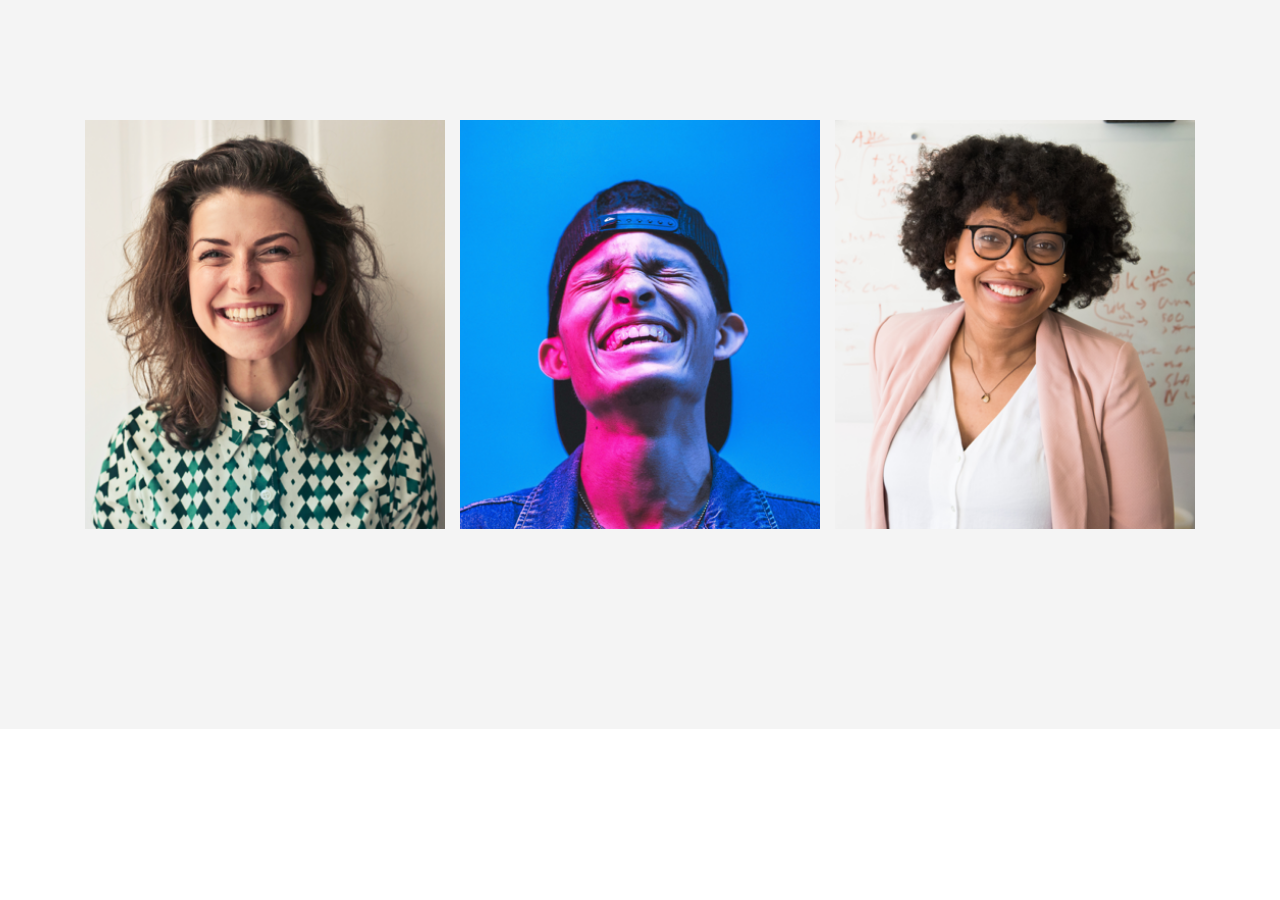
<file: index.htm>
<!DOCTYPE html>
<html lang="en">
<head>
    <meta charset="UTF-8">
    <meta name="viewport" content="width=device-width, initial-scale=1.0">
    <meta http-equiv="X-UA-Compatible" content="ie=edge">
    <title>JoomShaper</title>
    <link rel="stylesheet" href="https://use.fontawesome.com/releases/v5.8.1/css/all.css" integrity="sha384-50oBUHEmvpQ+1lW4y57PTFmhCaXp0ML5d60M1M7uH2+nqUivzIebhndOJK28anvf" crossorigin="anonymous">
    <link rel="stylesheet" href="https://maxcdn.bootstrapcdn.com/bootstrap/4.0.0/css/bootstrap.min.css" integrity="sha384-Gn5384xqQ1aoWXA+058RXPxPg6fy4IWvTNh0E263XmFcJlSAwiGgFAW/dAiS6JXm" crossorigin="anonymous">
    <link rel="stylesheet" href="css/style.css">
</head>
<body>


    <!-- team carousel section -->
    <section id="team-carousel-seciton" class="section-padding clearfix">
        <div class="container">
            <div class="slider">
                <div class="slides">
                    <div class="team-single">
                        <img src="images/person1.png" alt="person1">
                        <div class="team-single-text">
                            <p>Yi Chun-Hwa</p>
                            <span>Business Developer</span>
                        </div>
                    </div>
                    <div class="team-single">
                        <img src="images/person2.png" alt="person1">
                        <div class="team-single-text">
                            <p>Yi Chun-Hwa</p>
                            <span>Business Developer</span>
                        </div>
                    </div>
                    <div class="team-single">
                        <img src="images/person3.png" alt="person1">
                        <div class="team-single-text">
                            <p>Yi Chun-Hwa</p>
                            <span>Business Developer</span>
                        </div>
                    </div>
                    <div class="team-single">
                        <img src="images/person4.jpg" alt="person1">
                        <div class="team-single-text">
                            <p>Yi Chun-Hwa</p>
                            <span>Business Developer</span>
                        </div>
                    </div>
                    <div class="team-single">
                        <img src="images/person5.jpg" alt="person1">
                        <div class="team-single-text">
                            <p>Yi Chun-Hwa</p>
                            <span>Business Developer</span>
                        </div>
                    </div>                    
                    <div class="team-single">
                        <img src="images/person6.jpg" alt="person1">
                        <div class="team-single-text">
                            <p>Yi Chun-Hwa</p>
                            <span>Business Developer</span>
                        </div>
                    </div>                    
                </div>
            </div>
        </div>
    </section>    
    
    <script src="js/jquery-3.3.1.min.js"></script>
    <script src="js/bootstrap.min.js"></script>
    <script src="js/script.js"></script>

</body>
</html>
</file>
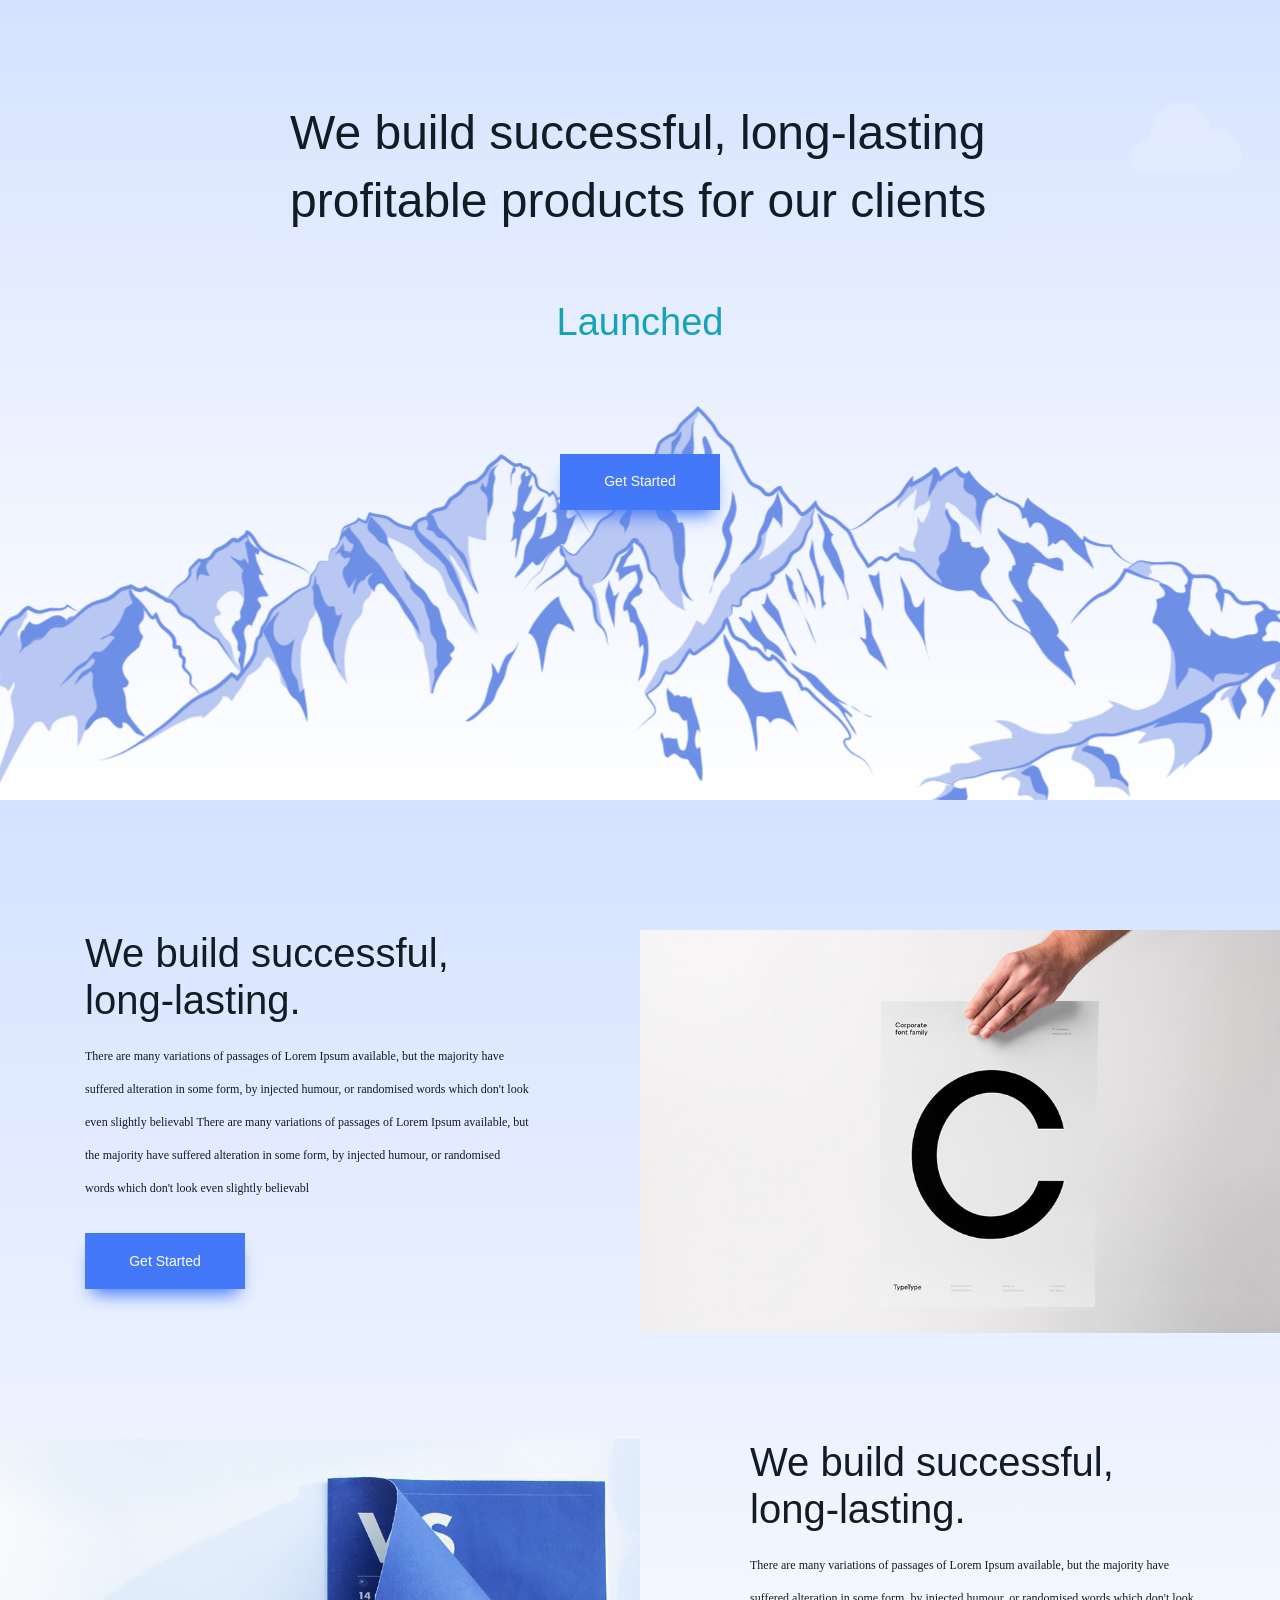
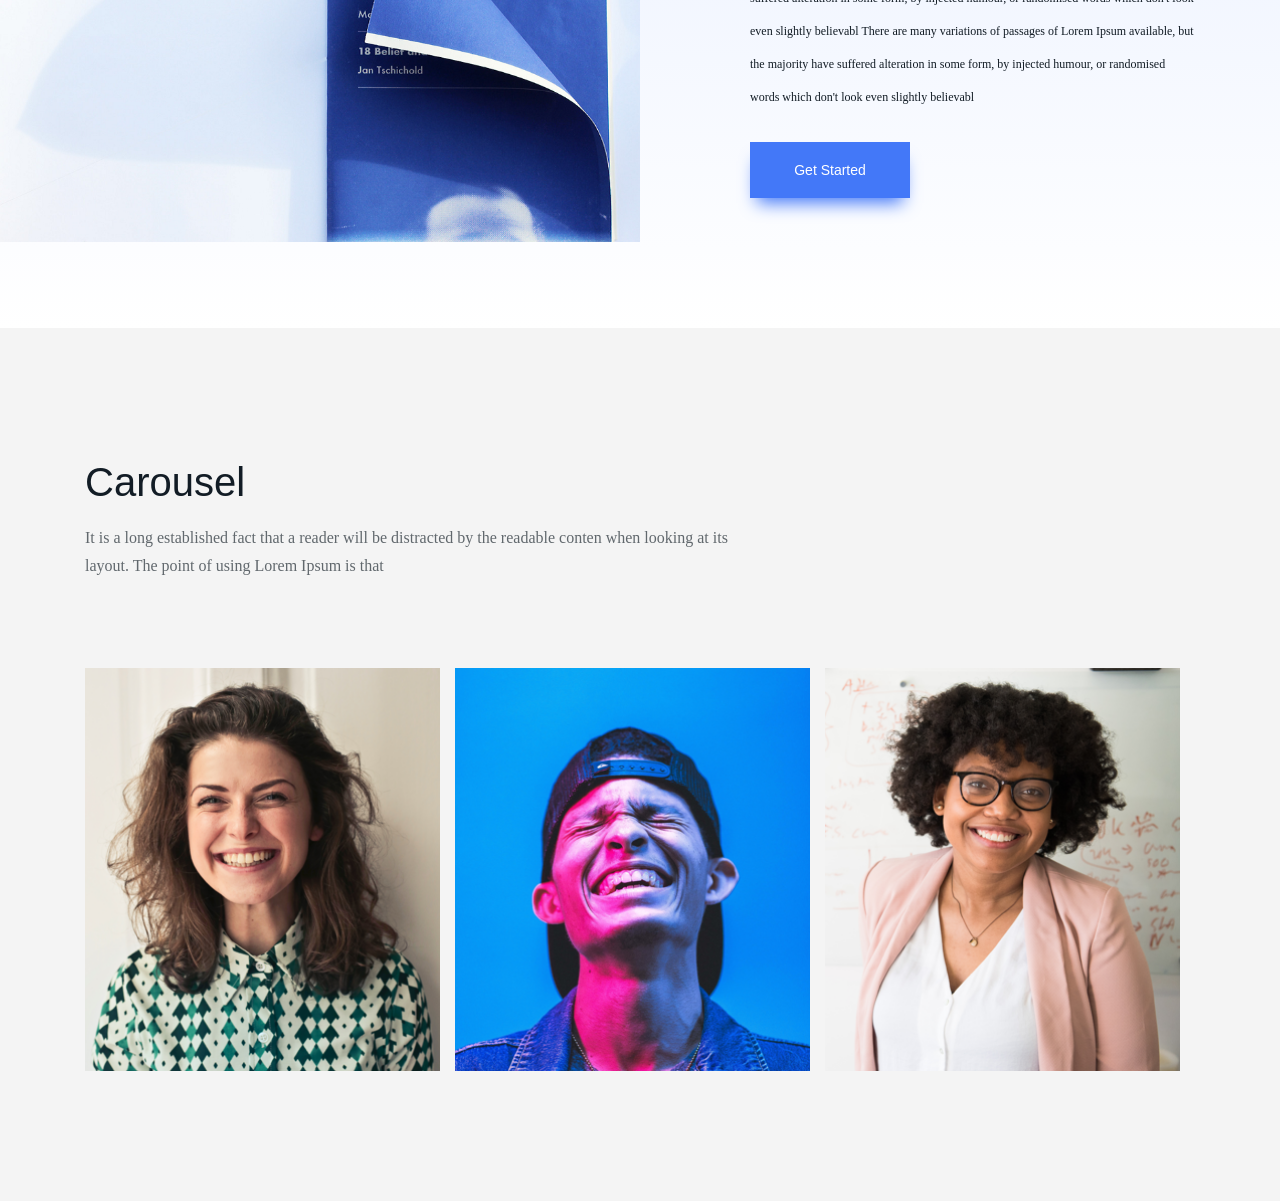
<file: nuralam/index.htm>
<!DOCTYPE html>
<html lang="en">
<head>
    <meta charset="UTF-8">
    <meta name="viewport" content="width=device-width, initial-scale=1.0">
    <meta http-equiv="X-UA-Compatible" content="ie=edge">
    <title>JoomShaper</title>
    <link rel="stylesheet" href="https://use.fontawesome.com/releases/v5.8.1/css/all.css" integrity="sha384-50oBUHEmvpQ+1lW4y57PTFmhCaXp0ML5d60M1M7uH2+nqUivzIebhndOJK28anvf" crossorigin="anonymous">
    <link rel="stylesheet" href="https://maxcdn.bootstrapcdn.com/bootstrap/4.0.0/css/bootstrap.min.css" integrity="sha384-Gn5384xqQ1aoWXA+058RXPxPg6fy4IWvTNh0E263XmFcJlSAwiGgFAW/dAiS6JXm" crossorigin="anonymous">
    <link rel="stylesheet" type="text/css" href="css/owl.carousel.min.css"/>
    <link rel="stylesheet" href="css/owl.theme.default.css">
    <link rel="stylesheet" href="css/style.css">
</head>
<body>
    
    <!-- count-down-time -->
    <section id="count-down-time">
            <div class="bgimg">
            </div>
            <div class="cloud-1"></div>
            <div class="cloud-2"></div>
            <div class="cloud-3"></div>
            <div class="cloud-4"></div>
            <div class="cloud-5"></div>
        <div class="container">
            <div class="row">
                <div class="col-md-12">
                    <div class="count-down-text">
                        <div class="text">
                            <h2>We build successful, long-lasting profitable products for our clients</h2>
                        </div>                   
                    </div>
                </div>
                <div class="col-md-12">
                    <div class="row justify-content-center">
                        <div class="count-down">
                            <div class="hours">
                                <p>000</p>
                                <span>Hours</span>
                            </div>
                            <div class="minutes">
                                <p>000</p>
                                <span>Minutes</span>
                            </div>
                            <div class="seconds">
                                <p>000</p>
                                <span>Seconds</span>
                            </div>
                        </div>                        
                    </div>
                </div>
                <div class="col-md-12">
                    <div class="count-down-button justify-content-center">
                        <div class="btn-inner">
                            <button class="btn btn-joom">Get Started <span><i class="fas fa-arrow-right"></i></span></button>
                        </div>                        
                    </div>
                </div>
                
            </div>
        </div>
    </section>


    <!-- feature one section -->
    <section id="feature-one" class="section-padding clearfix">
        <div class="f-one">
            <div class="container container-mobile">
                <div class="col-md-12">
                    <div class="row">
                        <div class="col-md-12 col-sm-12 col-">
                            <div class="feature-one-mobile-img">
                                <img src="images/feature1.jpg" alt="feature one image">
                            </div>
                        </div>
                        <div class="col-md-12 col-sm-12 col-">
                            <div class="feature-one-text">
                                    <h2>We build successful,
                                            long-lasting.</h2>
                                    <p>
                                            There are many variations of passages of Lorem Ipsum available, but the majority have suffered alteration in some form, by injected humour, or randomised words which don't look even slightly believabl
                                            There are many variations of passages of Lorem Ipsum available, but the majority have suffered alteration in some form, by injected humour, or randomised words which don't look even slightly believabl
                                    </p>
                                    <div class="btn-inner">
                                            <button class="btn btn-joom">Get Started <span><i class="fas fa-arrow-right"></i></span></button>
                                    </div>   
                            </div>
                        </div>
                    </div>
                </div>
            </div>
            <div class="container-fluid container-desktop">
                <div class="feature-one-img">
                    <img src="images/feature1.jpg" alt="feature one image">
                </div>
                <div class="container">
                    <div class="row">
                        <div class="col-md-5">
                            <div class="feature-one-text">
                                    <h2>We build successful,
                                            long-lasting.</h2>
                                    <p>
                                            There are many variations of passages of Lorem Ipsum available, but the majority have suffered alteration in some form, by injected humour, or randomised words which don't look even slightly believabl
                                            There are many variations of passages of Lorem Ipsum available, but the majority have suffered alteration in some form, by injected humour, or randomised words which don't look even slightly believabl
                                    </p>
                                    <div class="btn-inner">
                                        <button class="btn btn-joom">Get Started <span><i class="fas fa-arrow-right"></i></span></button>
                                    </div>   
                            </div>
                        </div>
                    </div>
                </div>
            </div>
        </div>
        <div class="f-two">
            <div class="container container-mobile">
                <div class="col-md-12">
                    <div class="row">
                        <div class="col-md-12 col-sm-12 col-">
                            <div class="feature-two-mobile-img">
                                <img src="images/feature2.png" alt="feature two image">
                            </div>
                        </div>
                        <div class="col-md-12 col-sm-12 col-">
                            <div class="feature-two-text">
                                    <h2>We build successful,
                                            long-lasting.</h2>
                                    <p>
                                            There are many variations of passages of Lorem Ipsum available, but the majority have suffered alteration in some form, by injected humour, or randomised words which don't look even slightly believabl
                                            There are many variations of passages of Lorem Ipsum available, but the majority have suffered alteration in some form, by injected humour, or randomised words which don't look even slightly believabl
                                    </p>
                                    <div class="btn-inner">
                                        <button class="btn btn-joom">Get Started <span><i class="fas fa-arrow-right"></i></span></button>
                                    </div>   
                            </div>
                        </div>
                    </div>
                </div>
            </div>
            <div class="container-fluid container-desktop">
                <div class="feature-two-img">
                    <img src="images/feature2.png" alt="feature two image">
                </div>
                <div class="container">
                    <div class="row">
                        <div class="col-md-5 offset-md-7">
                            <div class="feature-two-text">
                                    <h2>We build successful,
                                            long-lasting.</h2>
                                    <p>
                                            There are many variations of passages of Lorem Ipsum available, but the majority have suffered alteration in some form, by injected humour, or randomised words which don't look even slightly believabl
                                            There are many variations of passages of Lorem Ipsum available, but the majority have suffered alteration in some form, by injected humour, or randomised words which don't look even slightly believabl
                                    </p>
                                    <div class="btn-inner">
                                        <button class="btn btn-joom">Get Started <span><i class="fas fa-arrow-right"></i></span></button>
                                    </div>   
                            </div>
                        </div>
                    </div>
                </div>
            </div>
        </div>    
    </section> <!-- end feature one section -->


    <!-- team carousel section -->
    <section id="team-carousel-seciton" class="section-padding clearfix">
        <div class="container">
            <div class="col-md-12">
                <div class="row">
                    <div class="section-title">
                        <h1>Carousel</h1>
                        <p>
                            It is a long established fact that a reader will be distracted by the readable conten
                            when looking at its layout. The point of using Lorem Ipsum is that
                        </p>
                    </div>
                </div>
            </div>
            <div class="slider-active owl-carousel">
                <div class="team-single">
                    <img src="images/person1.png" alt="person1">
                    <div class="team-single-text">
                        <p>Yi Chun-Hwa</p>
                        <span>Business Developer</span>
                    </div>
                </div>
                <div class="team-single">
                    <img src="images/person2.png" alt="person1">
                    <div class="team-single-text">
                        <p>Yi Chun-Hwa</p>
                        <span>Business Developer</span>
                    </div>
                </div>
                <div class="team-single">
                    <img src="images/person3.png" alt="person1">
                    <div class="team-single-text">
                        <p>Yi Chun-Hwa</p>
                        <span>Business Developer</span>
                    </div>
                </div>
            </div>
        </div>
    </section>    
    
    <script src="js/jquery-3.3.1.min.js"></script>
    <script src="js/bootstrap.min.js"></script>
    <script type="text/javascript" src="js/owl.carousel.min.js"></script>
    <script src="js/script.js"></script>

</body>
</html>
</file>
<file: css/style.css>
html,body{
  font-family: Helvetica;
  color: #121C25;
  margin: 0px;
  padding: 0px;
}

p{
  font-family: Roboto-Regular;
  font-size: 16px !important;
}

h1{
  font-size: 60px;
}
h2{
  font-size: 48px;
}
h3{
  font-size: 38px;
}
h4{
  font-size: 28px;
}
h5{
  font-size: 22px;
}
h6{
  font-size: 16px;
}

.section-padding{
  padding-top:120px;
  padding-bottom:200px;
}


/* team-carousel section */
#team-carousel-seciton{
  background: #F4F4F4;
}
.owl-nav {
  display: none;
}
.section-title{}
.section-title>h1{
  font-size: 40px;
  color: #121C25;
  letter-spacing: 0;
  margin-bottom: 18px;
}
.section-title>p{
  max-width: 660px;
  color: #61686D;
  letter-spacing: 0;
  line-height: 28px;
  margin-bottom: 88px;
  font-size: 14px;
}
.slider{
    overflow: hidden;
}
.slides{
    display: block;
}
.team-single {
  float: left;
  width: 360px;
  position: relative;
  overflow: hidden;
  margin-right: 15px !important;
  display: inline;
}
.team-single>img{
  width: 100%;
  -webkit-transition: all 0.5s;
  transition: all 0.5s;
}
.team-single:hover .team-single-text{
  bottom: 0px;
}
.team-single>img:hover{
  -webkit-transform: scale(1.5);
  transform: scale(1.5);
  -webkit-filter: blur(2px);
          filter: blur(2px);
} 
.team-single-text {
  position: absolute;
  width: 100%;
  bottom:-999px;
  background: #fff;
  opacity: 0.9;
  padding: 25px;
  -webkit-transition: all 0.5s;
  transition: all 0.5s;
}
.team-single-text>span {
  font-family: Roboto-Regular;
  font-size: 14px;
  color: #7B7B7B;
  letter-spacing: 0;
}
.team-single-text>p {
  font-family: Helvetica;
  font-size: 18px;
  color: #121C25;
  letter-spacing: 0;
}
</file>
<file: nuralam/css/style.css>
html,
body {
	font-family: Helvetica;
	color: #121C25;
	margin: 0px;
	padding: 0px;
}

p {
	font-family: Roboto-Regular;
	font-size: 16px !important;
}

h1 {
	font-size: 60px;
}

h2 {
	font-size: 48px;
}

h3 {
	font-size: 38px;
}

h4 {
	font-size: 28px;
}

h5 {
	font-size: 22px;
}

h6 {
	font-size: 16px;
}

.section-padding {
	padding-top: 120px;
	padding-bottom: 200px;
}


/*  count down section     */

#count-down-time {
	height: 800px;
	background-image: -webkit-gradient(linear, left top, left bottom, from(#D5E2FF), to(#FFFFFF));
	background-image: linear-gradient(-180deg, #D5E2FF 0%, #FFFFFF 100%);
	position: relative;
	overflow: hidden;
}

.bgimg {
	position: absolute;
	width: 100%;
	height: 100%;
	background-image: url(../images/hill.png);
	background-repeat: no-repeat;
	background-position: center 127%;
}

.count-down-text {
	margin: 99px 0px 65px 0px;
}

.count-down-text>.text {
	max-width: 700px;
	margin: 0 auto;
}

.count-down-text>.text>h2 {
	font-weight: 500;
	margin: 0 auto;
	line-height: 68px;
}

.count-down {
	width: 70%;
	display: -webkit-box;
	display: -ms-flexbox;
	display: flex;
	-webkit-box-pack: center;
	-ms-flex-pack: center;
	justify-content: center;
	margin: 0px 0px 100px 0px;
}

.hours>span,
.minutes>span,
.seconds>span {
	font-size: 25px !important;
	font-weight: 500;
}

.hours>p,
.minutes>p,
.seconds>p {
	font-weight: bold;
	font-size: 36px !important;
}

.hours {
	-webkit-box-flex: 3;
	-ms-flex: 3;
	flex: 3;
	text-align: center;
}

.minutes {
	-webkit-box-flex: 3;
	-ms-flex: 3;
	flex: 3;
	text-align: center;
}

.seconds {
	-webkit-box-flex: 3;
	-ms-flex: 3;
	flex: 3;
	text-align: center;
}

.count-down-button {
	display: -webkit-box;
	display: -ms-flexbox;
	display: flex;
}

.btn-inner {
	widows: 160px;
	height: 56px;
	position: relative;
}

.count-down-button>.btn-inner>button {}

.btn-joom {
	font-size: 14px;
	font-weight: 500;
	width: 160px;
	height: 56px;
	color: #FFFFFF;
	letter-spacing: 0;
	text-align: center;
	border-radius: 0px;
	background: #4378F8;
	-webkit-box-shadow: 0 12px 17px -7px #4378F8;
	box-shadow: 0 12px 17px -7px #4378F8;
	-webkit-transition: all 0.5s;
	transition: all 0.5s;
}

.fa-arrow-right {
	margin: 0px 0px 0px 0px;
	display: none;
}

.btn-joom:hover .fa-arrow-right {
	margin: 0px 0px 0px 10px;
	display: inline;
}


/*  count down section     */

.cloud-1 {
	position: absolute;
	width: 112px;
	height: 66px;
	right: 3%;
	top: 3%;
	opacity: 0;
	background-image: url(../images/cloud-3.png);
	background-repeat: no-repeat;
	background-size: cover;
	-webkit-animation: moveclouds-cloud-1 25s linear 0.15s infinite;
	animation: moveclouds-cloud-1 25s linear 0.15s infinite;
}

@-webkit-keyframes moveclouds-cloud-1 {
	0% {
		opacity: 0.8;
		right: 20%;
	}
	100% {
		opacity: 1;
		right: 100%;
	}
}

@keyframes moveclouds-cloud-1 {
	0% {
		opacity: 0.8;
		right: 20%;
	}
	100% {
		opacity: 1;
		right: 100%;
	}
}

.cloud-2 {
	position: absolute;
	width: 112px;
	height: 66px;
	right: 3%;
	top: 13%;
	opacity: 1;
	background-image: url(../images/cloud-2.png);
	background-repeat: no-repeat;
	background-size: cover;
	-webkit-animation: moveclouds-cloud-2 35s linear infinite;
	animation: moveclouds-cloud-2 35s linear infinite;
}

@-webkit-keyframes moveclouds-cloud-2 {
	0% {
		opacity: 0.8;
		right: 3%;
	}
	100% {
		opacity: 1;
		right: 100%;
	}
}

@keyframes moveclouds-cloud-2 {
	0% {
		opacity: 0.8;
		right: 3%;
	}
	100% {
		opacity: 1;
		right: 100%;
	}
}

.cloud-3 {
	position: absolute;
	width: 112px;
	height: 66px;
	right: 75%;
	top: 22%;
	opacity: 0;
	background-image: url(../images/cloud-3.png);
	background-repeat: no-repeat;
	background-size: cover;
	-webkit-animation: moveclouds-cloud-3 15s linear infinite;
	animation: moveclouds-cloud-3 15s linear infinite;
}

@-webkit-keyframes moveclouds-cloud-3 {
	0% {
		opacity: 0.8;
		right: 75%;
	}
	100% {
		opacity: 1;
		right: 100%;
	}
}

@keyframes moveclouds-cloud-3 {
	0% {
		opacity: 0.8;
		right: 75%;
	}
	100% {
		opacity: 1;
		right: 100%;
	}
}

.cloud-4 {
	position: absolute;
	width: 76px;
	height: 43px;
	right: 8%;
	top: 31%;
	opacity: 0;
	background-image: url(../images/cloud-4.png);
	background-repeat: no-repeat;
	background-size: cover;
	-webkit-animation: moveclouds-cloud-4 42s linear 15s infinite;
	animation: moveclouds-cloud-4 42s linear 15s infinite;
}

@-webkit-keyframes moveclouds-cloud-4 {
	0% {
		opacity: 0.9;
		right: 20%;
	}
	100% {
		opacity: 1;
		right: 100%;
	}
}

@keyframes moveclouds-cloud-4 {
	0% {
		opacity: 0.9;
		right: 20%;
	}
	100% {
		opacity: 1;
		right: 100%;
	}
}

.cloud-5 {
	position: absolute;
	width: 112px;
	height: 66px;
	right: 500px;
	top: 40%;
	opacity: 0;
	background-image: url(../images/cloud-5.png);
	background-repeat: no-repeat;
	background-size: cover;
	-webkit-animation: moveclouds-cloud-5 45s linear 20s infinite;
	animation: moveclouds-cloud-5 45s linear 20s infinite;
}

@-webkit-keyframes moveclouds-cloud-5 {
	0% {
		opacity: 0.9;
		right: 20%;
	}
	100% {
		opacity: 1;
		right: 100%;
	}
}

@keyframes moveclouds-cloud-5 {
	0% {
		opacity: 0.9;
		right: 20%;
	}
	100% {
		opacity: 1;
		right: 100%;
	}
}


/* feature one */

#feature-one {
	background-image: -webkit-gradient(linear, left top, left bottom, from(#D5E2FF), to(#FFFFFF));
	background-image: linear-gradient(-180deg, #D5E2FF 0%, #FFFFFF 100%);
}

#feature-one>.container {
	width: 100%;
	position: relative;
}

.feature-one-text {}

.feature-one-img {
	position: absolute;
	width: 50%;
	right: 0px;
	padding-bottom: 100px;
}

.feature-one-text>h2 {
	font-size: 34px;
	color: #121C25;
	letter-spacing: 0;
	line-height: 55px;
	width: 365px;
	padding-bottom: 20px;
}

.feature-one-text>p {
	font-size: 14px !important;
	color: #121C25;
	letter-spacing: 0;
	line-height: 30px;
}

.feature-one-img>img {
	width: 100%;
	height: 100%;
}


/* feature two */

#feature-two {
	background-image: -webkit-gradient(linear, left top, left bottom, from(#D5E2FF), to(#FFFFFF));
	background-image: linear-gradient(-180deg, #D5E2FF 0%, #FFFFFF 100%);
}

#feature-two>.container {
	width: 100%;
	position: relative;
}

.feature-two-text {}

.feature-two-img {
	position: absolute;
	width: 50%;
	left: 0px;
	padding-bottom: 100px;
}

.feature-two-text>h2 {
	font-size: 34px;
	color: #121C25;
	letter-spacing: 0;
	line-height: 55px;
	width: 365px;
	padding-bottom: 20px;
}

.feature-two-text>p {
	font-size: 14px !important;
	color: #121C25;
	letter-spacing: 0;
	line-height: 30px;
}

.feature-two-img>img {
	width: 100%;
	height: 100%;
}


/* team-carousel section */

#team-carousel-seciton {
	background: #F4F4F4;
}

.owl-nav {
	display: none;
}

.section-title {}

.section-title>h1 {
	font-size: 40px;
	color: #121C25;
	letter-spacing: 0;
	margin-bottom: 18px;
}

.section-title>p {
	max-width: 660px;
	color: #61686D;
	letter-spacing: 0;
	line-height: 28px;
	margin-bottom: 88px;
	font-size: 14px;
}

.team-single {
	position: relative;
	overflow: hidden;
	margin-right: 15px !important;
}

.team-single>img {
	width: 100%;
	-webkit-transition: all 0.5s;
	transition: all 0.5s;
}

.team-single:hover .team-single-text {
	bottom: 0px;
}

.team-single>img:hover {
	-webkit-transform: scale(1.5);
	transform: scale(1.5);
	-webkit-filter: blur(2px);
	filter: blur(2px);
}

.team-single-text {
	position: absolute;
	width: 100%;
	bottom: -999px;
	background: #fff;
	opacity: 0.9;
	padding: 25px;
	-webkit-transition: all 0.5s;
	transition: all 0.5s;
}

.team-single-text>span {
	font-family: Roboto-Regular;
	font-size: 14px;
	color: #7B7B7B;
	letter-spacing: 0;
}

.team-single-text>p {
	font-family: Helvetica;
	font-size: 18px;
	color: #121C25;
	letter-spacing: 0;
}


/* Extra small devices ( max 250px) */

@media (max-width: 250px) {
	.section-padding {
		padding-top: 100px !important;
		padding-bottom: 101px !important;
	}
	.count-down-text>.text>h2 {
		font-weight: 500;
		margin: 0 auto;
		font-size: 17px;
		line-height: 29px;
		text-align: center;
	}
	.feature-one-text>h2 {
		font-size: 15px;
		color: #121C25;
		letter-spacing: 0;
		line-height: 28px;
		max-width: 166px;
		padding-bottom: 11px;
		font-weight: 500;
	}
	.feature-one-text>p {
		font-size: 9px !important;
		color: #121C25;
		letter-spacing: 0;
		line-height: 24px;
		margin-bottom: 23px;
	}
}


/* Extra small devices (251px and 419px) */

@media (min-width: 251px) and (max-width: 419px) {
	.container-desktop {
		display: none;
	}
	.container-mobile {
		display: block;
	}
	#count-down-time {
		height: 700px;
		background-image: -webkit-gradient(linear, left top, left bottom, from(#D5E2FF), to(#FFFFFF));
		background-image: linear-gradient(-180deg, #D5E2FF 0%, #FFFFFF 100%);
		position: relative;
		overflow: hidden;
	}
	.bgimg {
		position: absolute;
		width: 100%;
		height: 100%;
		background-image: url(../images/hill.png);
		background-repeat: no-repeat;
		background-position: center 195%;
	}
	.cloud-3 {
		position: absolute;
		width: 112px;
		height: 66px;
		right: 55%;
		top: 22%;
		opacity: 0;
		background-image: url(../images/cloud-3.png);
		background-repeat: no-repeat;
		background-size: cover;
		-webkit-animation: moveclouds-cloud-3 15s linear infinite;
		animation: moveclouds-cloud-3 15s linear infinite;
	}
	@-webkit-keyframes moveclouds-cloud-3 {
		0% {
			opacity: 0.8;
			right: 55%;
		}
		100% {
			opacity: 1;
			right: 100%;
		}
	}
	@keyframes moveclouds-cloud-3 {
		0% {
			opacity: 0.8;
			right: 55%;
		}
		100% {
			opacity: 1;
			right: 100%;
		}
	}
	/* count down section */
	.count-down {
		width: 70%;
		display: -webkit-box;
		display: -ms-flexbox;
		display: flex;
		-webkit-box-pack: center;
		-ms-flex-pack: center;
		justify-content: center;
		margin: 0px 0px 43px 0px;
	}
	.count-down-text {
		margin: 100px 0px 60px 0px;
	}
	.count-down-text>.text {
		max-width: 250px;
		margin: 0 auto;
	}
	.count-down-text>.text>h2 {
		font-weight: 500;
		margin: 0 auto;
		font-size: 30px;
		line-height: 45px;
		text-align: center;
	}
	.hours>span,
	.minutes>span,
	.seconds>span {
		font-size: 15px !important;
		font-weight: 600;
	}
	/*  section padding  */
	.section-padding {
		padding-top: 120px;
		padding-bottom: 101px;
	}
	/* feature one section */
	.f-one {
		margin-bottom: 80px;
	}
	#feature-one>.container {
		width: 100%;
	}
	.feature-one-mobile-img>img {
		width: 100%;
	}
	#feature-one>.container {
		width: 100%;
	}
	.feature-one-text {
		margin-top: 25px;
	}
	.feature-one-text>h2 {
		font-size: 21px;
		color: #121C25;
		letter-spacing: 0;
		line-height: 32px;
		max-width: 195px;
		padding-bottom: 11px;
		font-weight: 500;
	}
	.feature-one-text>p {
		font-size: 11px !important;
		color: #121C25;
		letter-spacing: 0;
		line-height: 28px;
		margin-bottom: 28px;
	}
	/* feature two section */
	#feature-two>.container {
		width: 100%;
	}
	.feature-two-mobile-img>img {
		width: 100%;
	}
	#feature-two>.container {
		width: 100%;
	}
	.feature-two-text {
		margin-top: 25px;
	}
	.feature-two-text>h2 {
		font-size: 21px;
		color: #121C25;
		letter-spacing: 0;
		line-height: 32px;
		max-width: 195px;
		padding-bottom: 11px;
		font-weight: 500;
	}
	.feature-two-text>p {
		font-size: 11px !important;
		color: #121C25;
		letter-spacing: 0;
		line-height: 28px;
		margin-bottom: 28px;
	}
}


/*  Extra small devices (420px and 575.98px)  */

@media (min-width: 420px) and (max-width: 575.98px) {
	.container-desktop {
		display: none;
	}
	.container-mobile {
		display: block;
	}
	#count-down-time {
		height: 527px !important;
		background-image: -webkit-gradient(linear, left top, left bottom, from(#D5E2FF), to(#FFFFFF));
		background-image: linear-gradient(-180deg, #D5E2FF 0%, #FFFFFF 100%);
		position: relative;
		overflow: hidden;
	}
	.bgimg {
		position: absolute;
		width: 100%;
		height: 100%;
		background-image: url(../images/hill.png);
		background-repeat: no-repeat;
		background-position: center 700%;
	}
	.cloud-3 {
		position: absolute;
		width: 112px;
		height: 66px;
		right: 55%;
		top: 22%;
		opacity: 0;
		background-image: url(../images/cloud-3.png);
		background-repeat: no-repeat;
		background-size: cover;
		-webkit-animation: moveclouds-cloud-3 15s linear infinite;
		animation: moveclouds-cloud-3 15s linear infinite;
	}
	@-webkit-keyframes moveclouds-cloud-3 {
		0% {
			opacity: 0.8;
			right: 55%;
		}
		100% {
			opacity: 1;
			right: 100%;
		}
	}
	/* count down section */
	#count-down-time {
		height: 500px;
		background-image: -webkit-gradient(linear, left top, left bottom, from(#D5E2FF), to(#FFFFFF));
		background-image: linear-gradient(-180deg, #D5E2FF 0%, #FFFFFF 100%);
		position: relative;
		overflow: hidden;
	}
	.count-down {
		width: 70%;
		display: -webkit-box;
		display: -ms-flexbox;
		display: flex;
		-webkit-box-pack: center;
		-ms-flex-pack: center;
		justify-content: center;
		margin: 0px 0px 46px 0px;
	}
	.count-down-text {
		margin: 60px 0px 60px 0px;
	}
	.count-down-text>.text {
		max-width: 440px;
		margin: 0 auto;
	}
	.count-down-text>.text>h2 {
		font-weight: 500;
		margin: 0 auto;
		font-size: 30px;
		line-height: 45px;
		text-align: center;
	}
	/*  section padding  */
	.section-padding {
		padding-top: 120px;
		padding-bottom: 101px;
	}
	/* feature one section */
	.f-one {
		margin-bottom: 80px;
	}
	#feature-one>.container {
		width: 100%;
	}
	.feature-one-mobile-img>img {
		width: 100%;
	}
	#feature-one>.container {
		width: 100%;
	}
	.feature-one-text {
		margin-top: 25px;
	}
	.feature-one-text>h2 {
		font-size: 38px;
		color: #121C25;
		letter-spacing: 0;
		line-height: 53px;
		max-width: 489px;
		padding-bottom: 8px;
	}
	.feature-one-text>p {
		font-size: 16px !important;
		color: #121C25;
		letter-spacing: 0;
		line-height: 38px;
		margin-bottom: 32px;
	}
	/* feature two section */
	#feature-two>.container {
		width: 100%;
	}
	.feature-two-mobile-img>img {
		width: 100%;
	}
	#feature-two>.container {
		width: 100%;
	}
	.feature-two-text {
		margin-top: 25px;
	}
	.feature-two-text>h2 {
		font-size: 38px;
		color: #121C25;
		letter-spacing: 0;
		line-height: 53px;
		max-width: 489px;
		padding-bottom: 8px;
	}
	.feature-two-text>p {
		font-size: 16px !important;
		color: #121C25;
		letter-spacing: 0;
		line-height: 38px;
		margin-bottom: 32px;
	}
}


/* Small devices (landscape phones, 576px and 767.98px)*/

@media (min-width: 576px) and (max-width: 767.98px) {
	.container-desktop {
		display: none;
	}
	.container-mobile {
		display: block;
	}
	/* count down section */
	.count-down-text {
		margin: 120px 0px 60px 0px;
	}
	.count-down-text>.text {
		max-width: 450px;
		margin: 0 auto;
	}
	.count-down-text>.text>h2 {
		font-weight: 500;
		margin: 0 auto;
		font-size: 31px;
		line-height: 55px;
	}
	.section-padding {
		padding-top: 100px;
		padding-bottom: 111px;
	}
	/* feature one section */
	.f-one {
		margin-bottom: 120px;
	}
	#feature-one>.container {
		width: 100%;
	}
	.feature-one-mobile-img>img {
		width: 100%;
	}
	#feature-one>.container {
		width: 100%;
	}
	.feature-one-text {
		margin-top: 25px;
	}
	.feature-one-text>h2 {
		font-size: 45px;
		color: #121C25;
		letter-spacing: 0;
		line-height: 63px;
		width: 516px;
		padding-bottom: 8px;
	}
	.feature-one-text>p {
		font-size: 16px !important;
		color: #121C25;
		letter-spacing: 0;
		line-height: 38px;
		margin-bottom: 32px;
	}
	/* feature two section */
	#feature-two>.container {
		width: 100%;
	}
	.feature-two-mobile-img>img {
		width: 100%;
	}
	#feature-two>.container {
		width: 100%;
	}
	.feature-two-text {
		margin-top: 25px;
	}
	.feature-two-text>h2 {
		font-size: 45px;
		color: #121C25;
		letter-spacing: 0;
		line-height: 63px;
		width: 516px;
		padding-bottom: 8px;
	}
	.feature-two-text>p {
		font-size: 16px !important;
		color: #121C25;
		letter-spacing: 0;
		line-height: 38px;
		margin-bottom: 32px;
	}
}


/* Medium devices (tablets, 768px and 991.98px)*/

@media (min-width: 768px) and (max-width: 991.98px) {
	.container-desktop {
		display: none;
	}
	.container-mobile {
		display: block;
	}
	.count-down-text {
		margin: 80px 0px 65px 0px;
	}
	.count-down-text>.text {
		margin: 0 auto;
	}
	.count-down-text>.text>h2 {
		font-weight: 500;
		text-align: center;
	}
	.section-padding {
		padding-top: 120px;
		padding-bottom: 113px;
	}
	/*   feature one section     */
	.f-one {
		margin-bottom: 120px;
	}
	#feature-one>.container {
		width: 100%;
	}
	.feature-one-mobile-img>img {
		width: 100%;
	}
	#feature-one>.container {
		width: 100%;
	}
	.feature-one-text {
		margin-top: 25px;
	}
	.feature-one-text>h2 {
		font-size: 45px;
		color: #121C25;
		letter-spacing: 0;
		line-height: 63px;
		width: 516px;
		padding-bottom: 8px;
	}
	.feature-one-text>p {
		font-size: 16px !important;
		color: #121C25;
		letter-spacing: 0;
		line-height: 38px;
		margin-bottom: 32px;
	}
	/*   feature two section     */
	.feature-two-mobile-img>img {
		width: 100%;
	}
	#feature-two>.container {
		width: 100%;
	}
	.feature-two-text {
		margin-top: 25px;
	}
	.feature-two-text>h2 {
		font-size: 45px;
		color: #121C25;
		letter-spacing: 0;
		line-height: 63px;
		width: 516px;
		padding-bottom: 8px;
	}
	.feature-two-text>p {
		font-size: 16px !important;
		color: #121C25;
		letter-spacing: 0;
		line-height: 38px;
		margin-bottom: 32px;
	}
}


/* Medium devices (tablets, 904px and 991px)*/

@media (min-width: 904px) and (max-width: 991px) {
	.container-mobile {
		display: block;
	}
	/*   feature one section     */
	.f-one {
		margin-bottom: 120px;
	}
	.feature-one-mobile-img>img {
		width: 100%;
	}
	#feature-one>.container {
		width: 100%;
	}
	.feature-one-text {
		margin-top: 25px;
	}
	.feature-one-text>h2 {
		font-size: 45px;
		color: #121C25;
		letter-spacing: 0;
		line-height: 63px;
		width: 516px;
		padding-bottom: 8px;
	}
	.feature-one-text>p {
		font-size: 16px !important;
		color: #121C25;
		letter-spacing: 0;
		line-height: 38px;
		margin-bottom: 32px;
	}
	/*   feature two section     */
	.feature-two-mobile-img>img {
		width: 100%;
	}
	#feature-two>.container {
		width: 100%;
	}
	.feature-two-text {
		margin-top: 25px;
	}
	.feature-two-text>h2 {
		font-size: 45px;
		color: #121C25;
		letter-spacing: 0;
		line-height: 63px;
		width: 516px;
		padding-bottom: 8px;
	}
	.feature-two-text>p {
		font-size: 16px !important;
		color: #121C25;
		letter-spacing: 0;
		line-height: 38px;
		margin-bottom: 32px;
	}
}


/* Large devices (desktops, 992px and 1099.99px)*/

@media (min-width: 992px) and (max-width: 1099.99px) {
	.container-mobile {
		display: none;
	}
	.section-padding {
		padding-top: 120px;
		padding-bottom: 120px;
	}
	/*  feature one section  */
	.f-one {
		margin-bottom: 120px;
	}
	.feature-one-text>h2 {
		font-size: 24px;
		color: #121C25;
		letter-spacing: 0;
		line-height: 35px;
		width: 365px;
		padding-bottom: 13px;
	}
	.feature-one-text>p {
		font-size: 11px !important;
		color: #121C25;
		letter-spacing: 0;
		line-height: 30px;
		margin-bottom: 38px;
	}
	/*  feature two section  */
	.feature-two-text>h2 {
		font-size: 24px;
		color: #121C25;
		letter-spacing: 0;
		line-height: 35px;
		width: 365px;
		padding-bottom: 13px;
	}
	.feature-two-text>p {
		font-size: 11px !important;
		color: #121C25;
		letter-spacing: 0;
		line-height: 30px;
		margin-bottom: 38px;
	}
}


/* Large devices (desktops, 1100px and 1183px)*/

@media (min-width: 1100px) and (max-width: 1183px) {
	.container-mobile {
		display: none;
	}
	.section-padding {
		padding-top: 120px;
		padding-bottom: 113px;
	}
	/* feature one section */
	.f-one {
		margin-bottom: 150px;
	}
	.feature-one-text>h2 {
		font-size: 32px;
		color: #121C25;
		letter-spacing: 0;
		line-height: 36px;
		width: 355px;
		padding-bottom: 8px;
	}
	.feature-one-text>p {
		font-size: 11px !important;
		color: #121C25;
		letter-spacing: 0;
		line-height: 30px;
		margin-bottom: 20px;
	}
	/* feature two section */
	.feature-tow-text>h2 {
		font-size: 32px;
		color: #121C25;
		letter-spacing: 0;
		line-height: 36px;
		width: 355px;
		padding-bottom: 8px;
	}
	.feature-two-text>p {
		font-size: 11px !important;
		color: #121C25;
		letter-spacing: 0;
		line-height: 30px;
		margin-bottom: 20px;
	}
}


/* Extra large devices (large desktops, 1184px and 1248px)*/

@media (min-width: 1184px) and (max-width: 1248px) {
	.container-mobile {
		display: none;
	}
	.section-padding {
		padding-top: 130px;
		padding-bottom: 130px;
	}
	/* feature one section */
	.f-one {
		margin-bottom: 150px;
	}
	.feature-one-text>h2 {
		font-size: 32px;
		color: #121C25;
		letter-spacing: 0;
		line-height: 40px;
		width: 357px;
		padding-bottom: 7px;
	}
	.feature-one-text>p {
		font-size: 12px !important;
		color: #121C25;
		letter-spacing: 0;
		line-height: 30px;
		margin-bottom: 39px;
	}
	/* feature two section */
	.feature-two-text>h2 {
		font-size: 32px;
		color: #121C25;
		letter-spacing: 0;
		line-height: 40px;
		width: 357px;
		padding-bottom: 7px;
	}
	.feature-two-text>p {
		font-size: 12px !important;
		color: #121C25;
		letter-spacing: 0;
		line-height: 30px;
		margin-bottom: 39px;
	}
}


/* Extra large devices (large desktops, 1249px and 1364px)*/

@media (min-width: 1249px) and (max-width: 1364px) {
	.container-mobile {
		display: none;
	}
	.section-padding {
		padding-top: 130px;
		padding-bottom: 130px;
	}
	/* feature one section */
	.f-one {
		margin-bottom: 150px;
	}
	.feature-one-text>h2 {
		font-size: 40px;
		color: #121C25;
		letter-spacing: 0;
		line-height: 47px;
		width: 365px;
		padding-bottom: 8px;
	}
	.feature-one-text>p {
		font-size: 12px !important;
		color: #121C25;
		letter-spacing: 0;
		line-height: 33px;
		margin-bottom: 28px;
	}
	/* feature two section */
	.feature-two-text>h2 {
		font-size: 40px;
		color: #121C25;
		letter-spacing: 0;
		line-height: 47px;
		width: 365px;
		padding-bottom: 8px;
	}
	.feature-two-text>p {
		font-size: 12px !important;
		color: #121C25;
		letter-spacing: 0;
		line-height: 33px;
		margin-bottom: 28px;
	}
}


/* Extra large devices (large desktops, 1365px and 1460px)*/

@media (min-width: 1365px) and (max-width: 1460px) {
	.container-mobile {
		display: none;
	}
	.section-padding {
		padding-top: 130px;
		padding-bottom: 130px;
	}
	/* feature one section */
	.f-one {
		margin-bottom: 150px;
	}
	.feature-one-text>h2 {
		font-size: 40px;
		color: #121C25;
		letter-spacing: 0;
		line-height: 49px;
		width: 365px;
		padding-bottom: 11px;
	}
	.feature-one-text>p {
		font-size: 13px !important;
		color: #121C25;
		letter-spacing: 0;
		line-height: 37px;
		margin-bottom: 29px;
	}
	/* feature two section */
	.feature-two-text>h2 {
		font-size: 40px;
		color: #121C25;
		letter-spacing: 0;
		line-height: 49px;
		width: 365px;
		padding-bottom: 11px;
	}
	.feature-two-text>p {
		font-size: 13px !important;
		color: #121C25;
		letter-spacing: 0;
		line-height: 37px;
		margin-bottom: 29px;
	}
}


/* Extra large devices (large desktops, 1461px and 1548px)*/

@media (min-width: 1461px) and (max-width: 1548px) {
	.container-mobile {
		display: none;
	}
	.section-padding {
		padding-top: 130px;
		padding-bottom: 130px;
	}
	/* feature two section */
	.f-one {
		margin-bottom: 150px;
	}
	.feature-one-text>h2 {
		font-size: 40px;
		color: #121C25;
		letter-spacing: 0;
		line-height: 53px;
		max-width: 465px;
		padding-bottom: 12px;
	}
	.feature-one-text>p {
		font-size: 13px !important;
		color: #121C25;
		letter-spacing: 0;
		line-height: 40px;
		margin-bottom: 31px;
	}
	/* feature two section */
	.feature-two-text>h2 {
		font-size: 40px;
		color: #121C25;
		letter-spacing: 0;
		line-height: 53px;
		max-width: 465px;
		padding-bottom: 12px;
	}
	.feature-two-text>p {
		font-size: 13px !important;
		color: #121C25;
		letter-spacing: 0;
		line-height: 40px;
		margin-bottom: 31px;
	}
}


/* Extra large devices (large desktops, 1548px and up)*/

@media (min-width: 1548px) and (max-width: 1750px) {
	.container-mobile {
		display: none;
	}
	.section-padding {
		padding-top: 130px;
		padding-bottom: 130px;
	}
	/* feature one section */
	.f-one {
		margin-bottom: 120px;
	}
	.feature-one-text>h2,
	.feature-two-text>h2 {
		font-size: 40px;
		color: #121C25;
		letter-spacing: 0;
		line-height: 50px;
		width: 462px;
		padding-bottom: 15px;
	}
	.feature-one-text>p,
	.feature-two-text>p {
		font-size: 14px !important;
		color: #121C25;
		letter-spacing: 0;
		line-height: 43px;
		margin-bottom: 42px;
	}
}

@media (min-width: 1750px){
	.container-mobile {
		display: none;
	}
	.section-padding {
		padding-top: 142px;
		padding-bottom: 190px;
	}
	/* feature one section */
	.f-one {
		margin-bottom: 190px;
	}
	.feature-one-text>h2,
	.feature-two-text>h2 {
		font-size: 40px;
		color: #121C25;
		letter-spacing: 0;
		line-height: 50px;
		width: 462px;
		padding-bottom: 15px;
	}
	.feature-one-text>p,
	.feature-two-text>p {
		font-size: 14px !important;
		color: #121C25;
		letter-spacing: 0;
		line-height: 43px;
		margin-bottom: 42px;
	}
}
</file>
